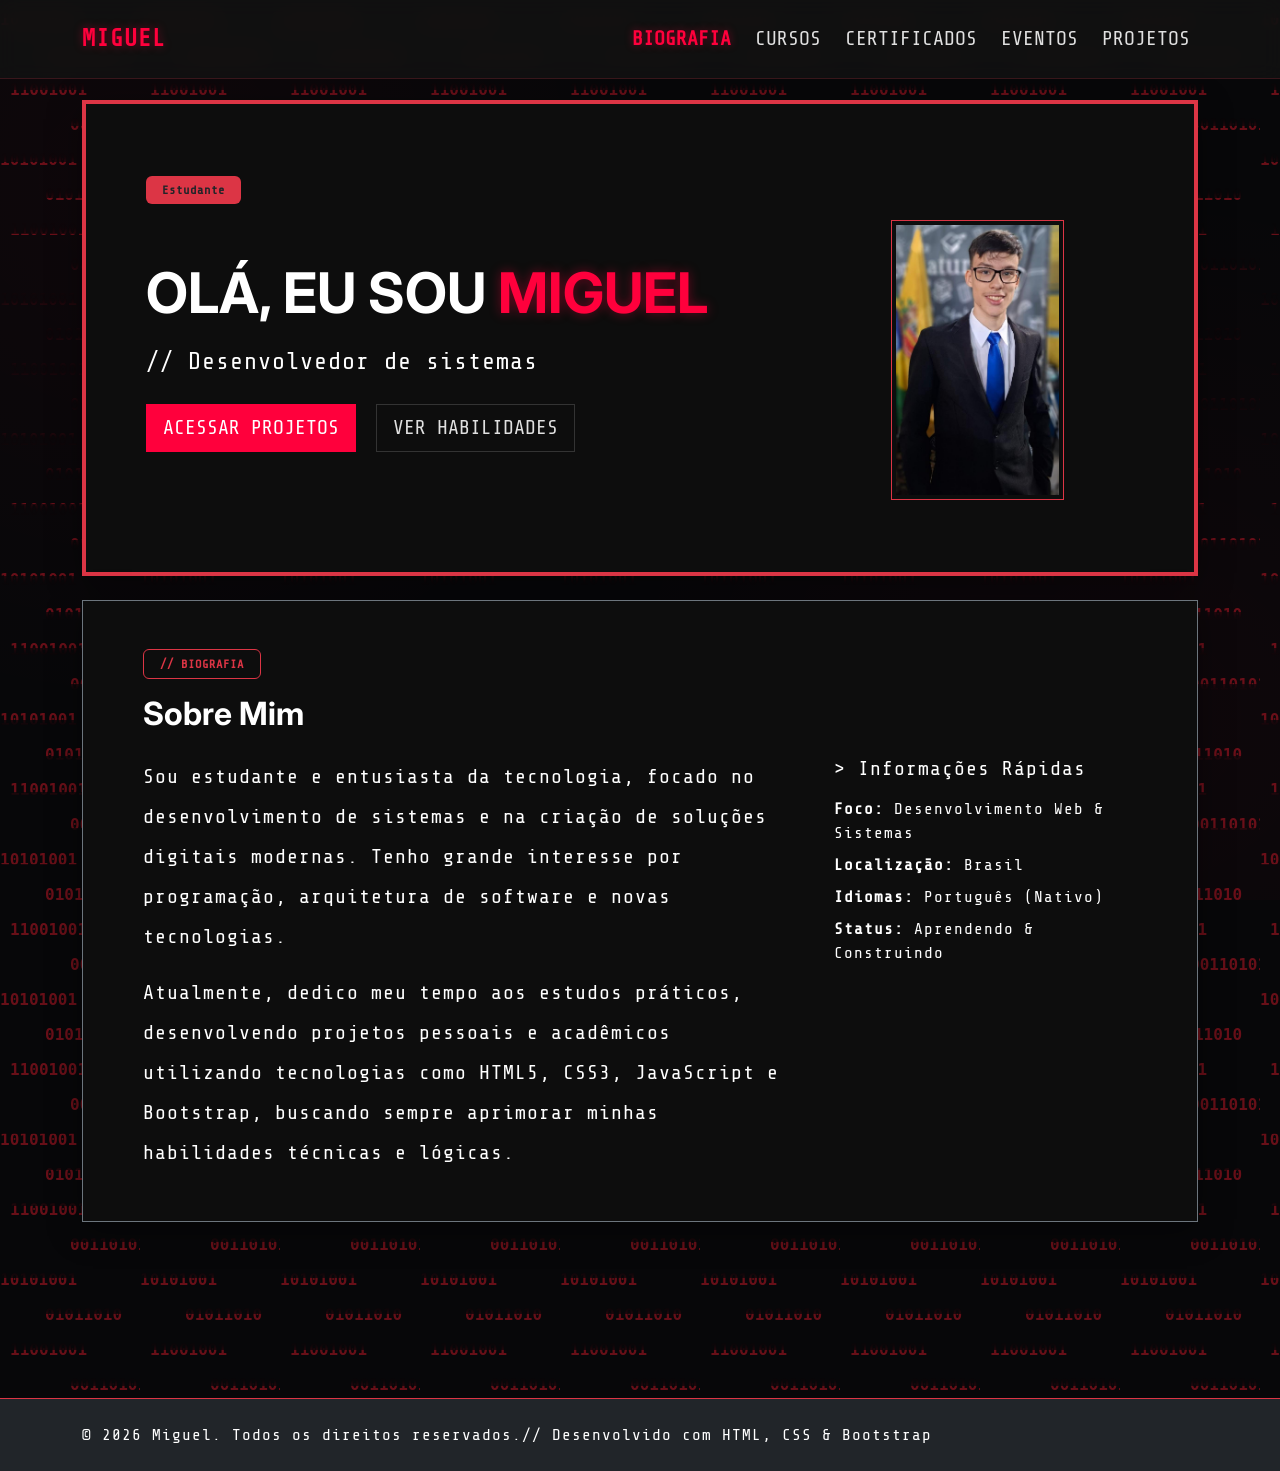
<file: index.html>
<!DOCTYPE html>
<html lang="pt-br" data-bs-theme="dark">
<head>
    <meta charset="UTF-8">
    <meta name="viewport" content="width=device-width, initial-scale=1.0">
    <title>Portfólio Miguel | Biografia</title>
    <link href="https://cdn.jsdelivr.net/npm/bootstrap@5.3.3/dist/css/bootstrap.min.css" rel="stylesheet" integrity="sha384-QWTKZyjpPEjISv5WaRU9OFeRpok6YctnYmDr5pNlyT2bRjXh0JMhjY6hW+ALEwIH" crossorigin="anonymous">
    <link rel="stylesheet" href="css/style.css">
</head>
<body>

    <div class="bg-code-overlay"></div>

    <nav class="navbar navbar-expand-lg fixed-top navbar-glass py-3">
        <div class="container">
            <a class="navbar-brand fw-bold font-mono text-white fs-4" href="index.html">MIGUEL <span class="text-danger"></span></a>
            <button class="navbar-toggler border-danger shadow-none" type="button" data-bs-toggle="collapse" data-bs-target="#navbarNav" aria-controls="navbarNav" aria-expanded="false" aria-label="Toggle navigation">
                <span class="navbar-toggler-icon"></span>
            </button>
            <div class="collapse navbar-collapse justify-content-end" id="navbarNav">
                <ul class="navbar-nav align-lg-items-center gap-2">
                    <li class="nav-item">
                        <a class="nav-link active text-danger fw-semibold fs-5" href="index.html">Biografia</a>
                    </li>
                    <li class="nav-item">
                        <a class="nav-link text-white fs-5" href="cursos.html">Cursos</a>
                    </li>
                    <li class="nav-item">
                        <a class="nav-link text-white fs-5" href="certificados.html">Certificados</a>
                    </li>
                    <li class="nav-item">
                        <a class="nav-link text-white fs-5" href="Eventos.html">Eventos</a>
                    </li>
                    <li class="nav-item">
                        <a class="nav-link text-white fs-5" href="projetos.html">Projetos</a>
                    </li>
                </ul>
            </div>
        </div>
    </nav>

    <main class="container my-hero mb-5">
     
        <div class="p-5 mb-4 tech-card rounded-0 border-start border-4 border-danger">
            <div class="container-fluid py-4">
                <span class="badge bg-danger text-dark font-mono mb-3 px-3 py-2">Estudante</span>
                
                <div class="row align-items-center">
                    <div class="col-lg-8">
                        <h1 class="display-4 fw-bold text-white glitch-title">OLÁ, EU SOU <span class="text-red">MIGUEL</span></h1>
                        <p class="fs-4 text-white font-mono mt-3">
                            // Desenvolvedor de sistemas <br>
                        </p>
                        <div class="mt-4">
                            <a href="projetos.html" class="btn btn-tech-danger btn-lg rounded-0 me-3 mb-2">Acessar Projetos</a>
                            <a href="cursos.html" class="btn btn-outline-tech btn-lg rounded-0 mb-2">Ver Habilidades</a>
                        </div>
                    </div>

                    <div class="col-lg-4 text-center mt-4 mt-lg-0">
                        <img src="imagens/EU.jpeg" alt="Foto de Miguel" class="img-fluid border border-danger p-1 rounded-0" style="max-height: 280px; object-fit: cover;">
                    </div>
                </div>
            </div>
        </div>

        <section class="p-4 p-md-5 mb-5 tech-card rounded-0 border border-secondary">
            <div class="container-fluid">
                <span class="badge bg-outline-danger border border-danger text-danger font-mono mb-3 px-3 py-2">// BIOGRAFIA</span>
                <h2 class="text-white fw-bold mb-4">Sobre Mim</h2>
                
                <div class="row">
                    <div class="col-lg-8">
                        <p class="text-white font-mono fs-5 lh-lg">
                            Sou estudante e entusiasta da tecnologia, focado no desenvolvimento de sistemas e na criação de soluções digitais modernas. Tenho grande interesse por programação, arquitetura de software e novas tecnologias.
                        </p>
                        <p class="text-white font-mono fs-5 lh-lg mb-0">
                            Atualmente, dedico meu tempo aos estudos práticos, desenvolvendo projetos pessoais e acadêmicos utilizando tecnologias como HTML5, CSS3, JavaScript e Bootstrap, buscando sempre aprimorar minhas habilidades técnicas e lógicas.
                        </p>
                    </div>

                    <div class="col-lg-4 mt-4 mt-lg-0 border-start-lg border-secondary ps-lg-4">
                        <h5 class="text-white font-mono mb-3 fs-5">&gt; Informações Rápidas</h5>
                        <ul class="list-unstyled text-white font-mono">
                            <li class="mb-2"><strong class="text-white">Foco:</strong> Desenvolvimento Web & Sistemas</li>
                            <li class="mb-2"><strong class="text-white">Localização:</strong> Brasil</li>
                            <li class="mb-2"><strong class="text-white">Idiomas:</strong> Português (Nativo)</li>
                            <li class="mb-2"><strong class="text-white">Status:</strong> Aprendendo & Construindo</li>
                        </ul>
                    </div>
                </div>
            </div>
        </section>
    </main>

    <footer class="border-top border-danger py-4 bg-dark">
        <div class="container text-center text-md-between d-md-flex align-items-center">
            <p class="text-white font-mono mb-2 mb-md-0">
                &copy; 2026 Miguel. Todos os direitos reservados.
            </p>
            <p class="text-white font-mono mb-0">
                // Desenvolvido com HTML, CSS & Bootstrap
            </p>
        </div>
    </footer>

    <script src="https://cdn.jsdelivr.net/npm/bootstrap@5.3.3/dist/js/bootstrap.bundle.min.js" integrity="sha384-YvpcrYf0tY3lHB60NNkmXc5s9fDVZLESaAA55NDzOxhy9GkcIdslK1eN7N6jIeHz" crossorigin="anonymous"></script>
</body>
</html>
</file>
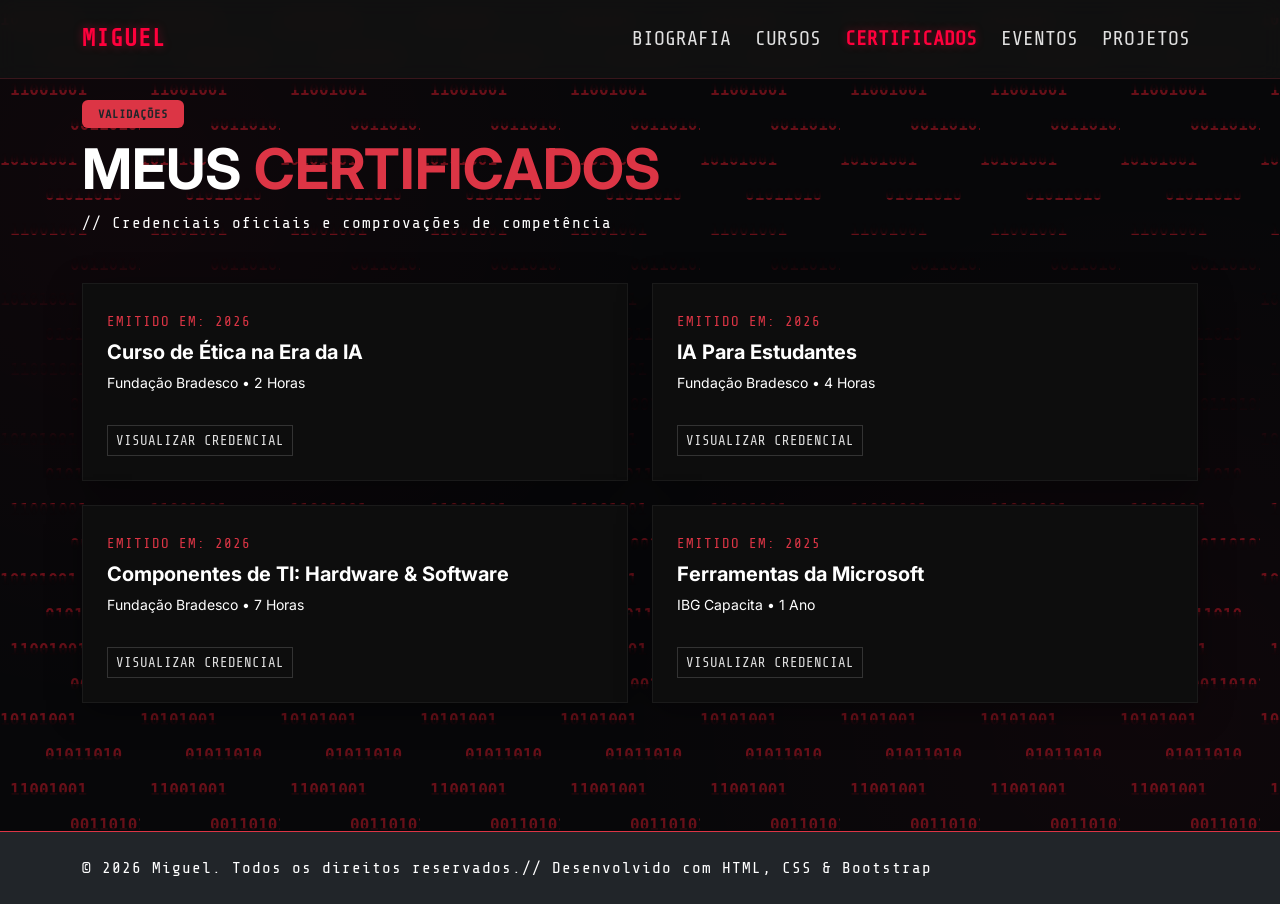
<file: certificados.html>
<!DOCTYPE html>
<html lang="pt-br" data-bs-theme="dark">
<head>
    <meta charset="UTF-8">
    <meta name="viewport" content="width=device-width, initial-scale=1.0">
    <title>Portfólio Miguel | Certificados</title>
    <link href="https://cdn.jsdelivr.net/npm/bootstrap@5.3.3/dist/css/bootstrap.min.css" rel="stylesheet" integrity="sha384-QWTKZyjpPEjISv5WaRU9OFeRpok6YctnYmDr5pNlyT2bRjXh0JMhjY6hW+ALEwIH" crossorigin="anonymous">
    <link rel="stylesheet" href="css/style.css">
</head>
<body class="d-flex flex-column min-vh-100">

    <div class="bg-code-overlay"></div>

    <nav class="navbar navbar-expand-lg fixed-top navbar-glass py-3">
        <div class="container">
            <a class="navbar-brand fw-bold font-mono text-white fs-4" href="index.html">MIGUEL <span class="text-danger"></span></a>
            <button class="navbar-toggler border-danger shadow-none" type="button" data-bs-toggle="collapse" data-bs-target="#navbarNav" aria-controls="navbarNav" aria-expanded="false" aria-label="Toggle navigation">
                <span class="navbar-toggler-icon"></span>
            </button>
            <div class="collapse navbar-collapse justify-content-end" id="navbarNav">
                <ul class="navbar-nav align-lg-items-center gap-2">
                    <li class="nav-item">
                        <a class="nav-link text-white fs-5" href="index.html">Biografia</a>
                    </li>
                    <li class="nav-item">
                        <a class="nav-link text-white fs-5" href="cursos.html">Cursos</a>
                    </li>
                    <li class="nav-item">
                        <a class="nav-link active text-danger fw-semibold fs-5" href="certificados.html">Certificados</a>
                    </li>
                    <li class="nav-item">
                        <a class="nav-link text-white fs-5" href="Eventos.html">Eventos</a>
                    </li>
                    <li class="nav-item">
                        <a class="nav-link text-white fs-5" href="projetos.html">Projetos</a>
                    </li>
                </ul>
            </div>
        </div>
    </nav>

    <main class="container my-hero mb-5 flex-grow-1" style="padding-top: 100px;">
        <div class="mb-4">
            <span class="badge bg-danger text-dark font-mono mb-2 px-3 py-2">VALIDAÇÕES</span>
            <h1 class="display-4 fw-bold text-white">MEUS <span class="text-danger">CERTIFICADOS</span></h1>
            <p class="text-white font-mono">// Credenciais oficiais e comprovações de competência</p>
        </div>

        <div class="row g-4 mt-3">
            
            <div class="col-md-6">
                <div class="tech-card p-4 h-100 d-flex flex-column justify-content-between">
                    <div>
                        <span class="text-danger font-mono small">EMITIDO EM: 2026</span>
                        <h3 class="h5 fw-bold text-white mt-2">Curso de Ética na Era da IA</h3>
                        <p class="text-white small">Fundação Bradesco • 2 Horas</p>
                    </div>
                    <div class="mt-3">
                        <a href="imagens/Certificado do curso de ética na era da IA.png" class="btn btn-outline-tech btn-sm rounded-0">Visualizar Credencial</a>
                    </div>
                </div>
            </div>

            <div class="col-md-6">
                <div class="tech-card p-4 h-100 d-flex flex-column justify-content-between">
                    <div>
                        <span class="text-danger font-mono small">EMITIDO EM: 2026</span>
                        <h3 class="h5 fw-bold text-white mt-2">IA Para Estudantes</h3>
                        <p class="text-white small">Fundação Bradesco • 4 Horas</p>
                    </div>
                    <div class="mt-3">
                        <a href="imagens/Certificado do curso de IA para estudantes.png" class="btn btn-outline-tech btn-sm rounded-0">Visualizar Credencial</a>
                    </div>
                </div>
            </div>

            <div class="col-md-6">
                <div class="tech-card p-4 h-100 d-flex flex-column justify-content-between">
                    <div>
                        <span class="text-danger font-mono small">EMITIDO EM: 2026</span>
                        <h3 class="h5 fw-bold text-white mt-2">Componentes de TI: Hardware & Software</h3>
                        <p class="text-white small">Fundação Bradesco • 7 Horas</p>
                    </div>
                    <div class="mt-3">
                        <a href="imagens/Certificado do curso de fundamentos de TI.png" class="btn btn-outline-tech btn-sm rounded-0">Visualizar Credencial</a>
                    </div>
                </div>
            </div>

            <div class="col-md-6">
                <div class="tech-card p-4 h-100 d-flex flex-column justify-content-between">
                    <div>
                        <span class="text-danger font-mono small">EMITIDO EM: 2025</span>
                        <h3 class="h5 fw-bold text-white mt-2">Ferramentas da Microsoft</h3>
                        <p class="text-white small">IBG Capacita • 1 Ano</p>
                    </div>
                    <div class="mt-3">
                        <a href="imagens/Certificado- IBG Capacita.jpeg" class="btn btn-outline-tech btn-sm rounded-0">Visualizar Credencial</a>
                    </div>
                </div>
            </div>

        </div>
    </main>

    <footer class="border-top border-danger py-4 bg-dark mt-auto">
        <div class="container text-center text-md-between d-md-flex align-items-center">
            <p class="text-white font-mono mb-2 mb-md-0">
                &copy; 2026 Miguel. Todos os direitos reservados.
            </p>
            <p class="text-white font-mono mb-0">
                // Desenvolvido com HTML, CSS & Bootstrap
            </p>
        </div>
    </footer>

    <script src="https://cdn.jsdelivr.net/npm/bootstrap@5.3.3/dist/js/bootstrap.bundle.min.js" integrity="sha384-YvpcrYf0tY3lHB60NNkmXc5s9fDVZLESaAA55NDzOxhy9GkcIdslK1eN7N6jIeHz" crossorigin="anonymous"></script>
</body>
</html>
</file>
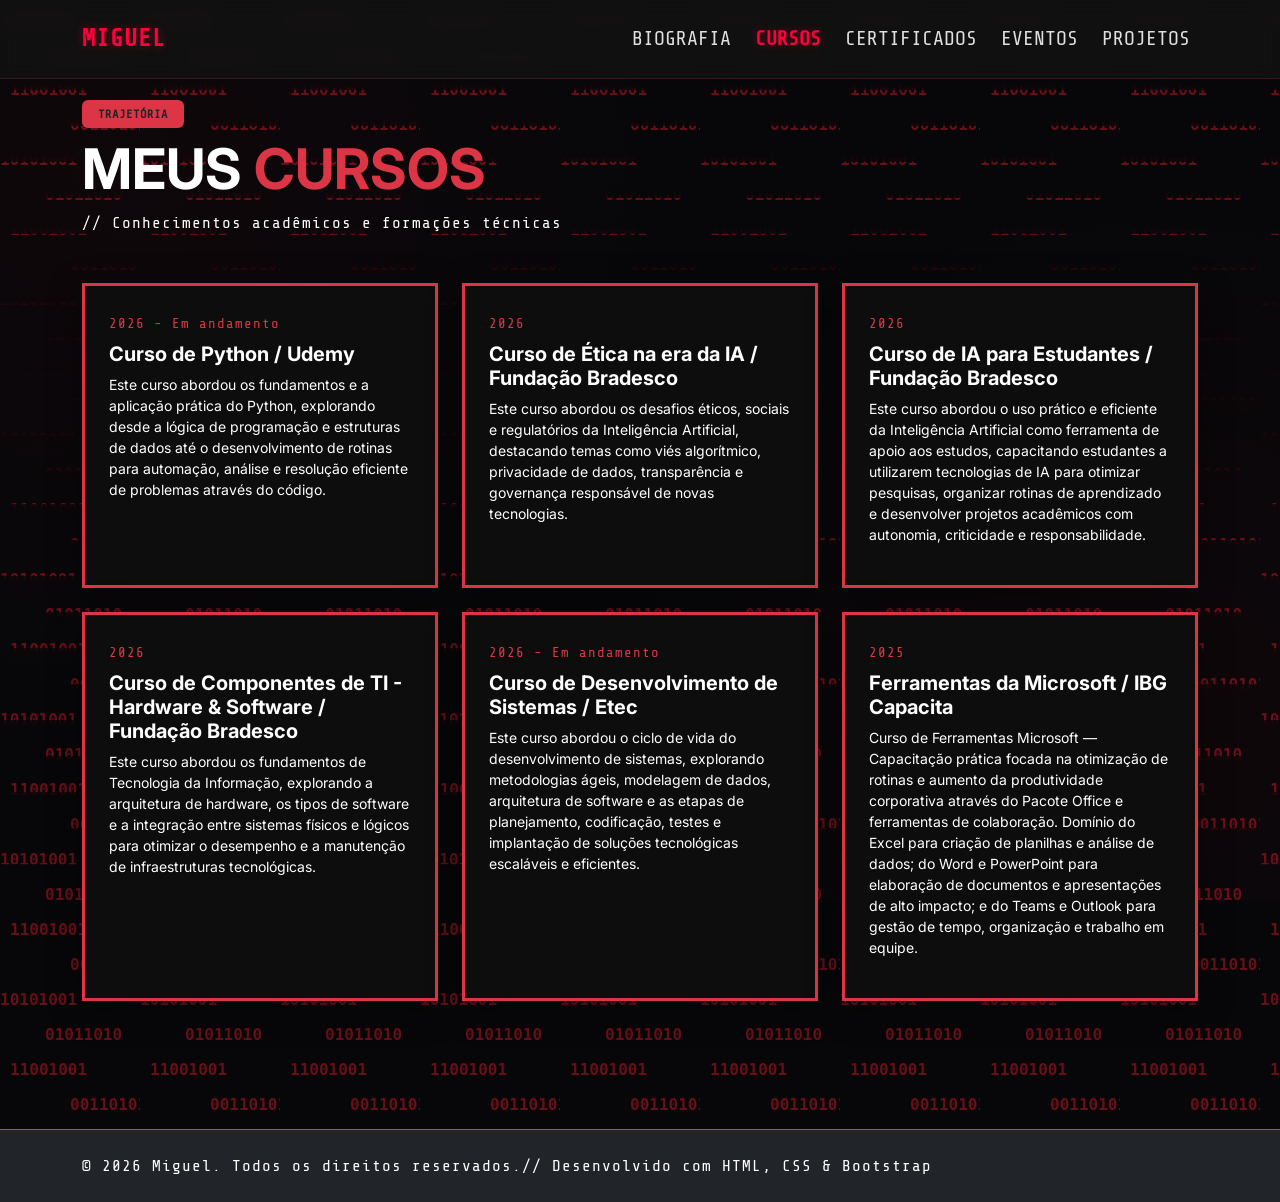
<file: cursos.html>
<!DOCTYPE html>
<html lang="pt-br" data-bs-theme="dark">
<head>
    <meta charset="UTF-8">
    <meta name="viewport" content="width=device-width, initial-scale=1.0">
    <title>Portfólio Miguel | Cursos</title>
    <link href="https://cdn.jsdelivr.net/npm/bootstrap@5.3.3/dist/css/bootstrap.min.css" rel="stylesheet" integrity="sha384-QWTKZyjpPEjISv5WaRU9OFeRpok6YctnYmDr5pNlyT2bRjXh0JMhjY6hW+ALEwIH" crossorigin="anonymous">
    <link rel="stylesheet" href="css/style.css">
</head>
<body>

    <div class="bg-code-overlay"></div>

    <nav class="navbar navbar-expand-lg fixed-top navbar-glass py-3">
        <div class="container">
            <a class="navbar-brand fw-bold font-mono text-white fs-4" href="index.html">MIGUEL <span class="text-danger"></span></a>
            <button class="navbar-toggler border-danger shadow-none" type="button" data-bs-toggle="collapse" data-bs-target="#navbarNav" aria-controls="navbarNav" aria-expanded="false" aria-label="Toggle navigation">
                <span class="navbar-toggler-icon"></span>
            </button>
            <div class="collapse navbar-collapse justify-content-end" id="navbarNav">
                <ul class="navbar-nav align-lg-items-center gap-2">
                    <li class="nav-item">
                        <a class="nav-link text-white fs-5" href="index.html">Biografia</a>
                    </li>
                    <li class="nav-item">
                        <a class="nav-link active text-danger fw-semibold fs-5" href="cursos.html">Cursos</a>
                    </li>
                    <li class="nav-item">
                        <a class="nav-link text-white fs-5" href="certificados.html">Certificados</a>
                    </li>
                    <li class="nav-item">
                        <a class="nav-link text-white fs-5" href="Eventos.html">Eventos</a>
                    </li>
                    <li class="nav-item">
                        <a class="nav-link text-white fs-5" href="projetos.html">Projetos</a>
                    </li>
                </ul>
            </div>
        </div>
    </nav>

    <main class="container my-hero mb-5" style="padding-top: 100px;">
        <div class="mb-4">
            <span class="badge bg-danger text-dark font-mono mb-2 px-3 py-2">TRAJETÓRIA</span>
            <h1 class="display-4 fw-bold text-white">MEUS <span class="text-danger">CURSOS</span></h1>
            <p class="text-white font-mono">// Conhecimentos acadêmicos e formações técnicas</p>
        </div>

        <div class="row g-4 mt-3">
            <div class="col-md-4">
                <div class="tech-card p-4 h-100 border-start border-3 border-danger">
                    <span class="text-danger font-mono small">2026 - Em andamento</span>
                    <h3 class="h5 fw-bold text-white mt-2">Curso de Python / Udemy</h3>
                    <p class="text-white small mt-2">Este curso abordou os fundamentos e a aplicação prática do Python, explorando desde a lógica de programação e estruturas de dados até o desenvolvimento de rotinas para automação, análise e resolução eficiente de problemas através do código.</p>
                </div>
            </div>

            <div class="col-md-4">
                <div class="tech-card p-4 h-100 border-start border-3 border-danger">
                    <span class="text-danger font-mono small">2026</span>
                    <h3 class="h5 fw-bold text-white mt-2">Curso de Ética na era da IA / Fundação Bradesco</h3>
                    <p class="text-white small mt-2">Este curso abordou os desafios éticos, sociais e regulatórios da Inteligência Artificial, destacando temas como viés algorítmico, privacidade de dados, transparência e governança responsável de novas tecnologias.</p>
                </div>
            </div>

            <div class="col-md-4">
                <div class="tech-card p-4 h-100 border-start border-3 border-danger">
                    <span class="text-danger font-mono small">2026</span>
                    <h3 class="h5 fw-bold text-white mt-2">Curso de IA para Estudantes / Fundação Bradesco</h3>
                    <p class="text-white small mt-2">Este curso abordou o uso prático e eficiente da Inteligência Artificial como ferramenta de apoio aos estudos, capacitando estudantes a utilizarem tecnologias de IA para otimizar pesquisas, organizar rotinas de aprendizado e desenvolver projetos acadêmicos com autonomia, criticidade e responsabilidade.</p>
                </div>
            </div>

            <div class="col-md-4">
                <div class="tech-card p-4 h-100 border-start border-3 border-danger">
                    <span class="text-danger font-mono small">2026</span>
                    <h3 class="h5 fw-bold text-white mt-2">Curso de Componentes de TI - Hardware & Software / Fundação Bradesco</h3>
                    <p class="text-white small mt-2">Este curso abordou os fundamentos de Tecnologia da Informação, explorando a arquitetura de hardware, os tipos de software e a integração entre sistemas físicos e lógicos para otimizar o desempenho e a manutenção de infraestruturas tecnológicas.</p>
                </div>
            </div>

            <div class="col-md-4">
                <div class="tech-card p-4 h-100 border-start border-3 border-danger">
                    <span class="text-danger font-mono small">2026 - Em andamento</span>
                    <h3 class="h5 fw-bold text-white mt-2">Curso de Desenvolvimento de Sistemas / Etec</h3>
                    <p class="text-white small mt-2">Este curso abordou o ciclo de vida do desenvolvimento de sistemas, explorando metodologias ágeis, modelagem de dados, arquitetura de software e as etapas de planejamento, codificação, testes e implantação de soluções tecnológicas escaláveis e eficientes.</p>
                </div>
            </div>

            <div class="col-md-4">
                <div class="tech-card p-4 h-100 border-start border-3 border-danger">
                    <span class="text-danger font-mono small">2025 </span>
                    <h3 class="h5 fw-bold text-white mt-2"> Ferramentas da Microsoft / IBG Capacita</h3>
                    <p class="text-white small mt-2">Curso de Ferramentas Microsoft — Capacitação prática focada na otimização de rotinas e aumento da produtividade corporativa através do Pacote Office e ferramentas de colaboração. Domínio do Excel para criação de planilhas e análise de dados; do Word e PowerPoint para elaboração de documentos e apresentações de alto impacto; e do Teams e Outlook para gestão de tempo, organização e trabalho em equipe.</p>
                </div>
            </div>

        </div>
    </main>

    <footer class="border-top border-danger py-4 bg-dark">
        <div class="container text-center text-md-between d-md-flex align-items-center">
            <p class="text-white font-mono mb-2 mb-md-0">
                &copy; 2026 Miguel. Todos os direitos reservados.
            </p>
            <p class="text-white font-mono mb-0">
                // Desenvolvido com HTML, CSS & Bootstrap
            </p>
        </div>
    </footer>

    <script src="https://cdn.jsdelivr.net/npm/bootstrap@5.3.3/dist/js/bootstrap.bundle.min.js" integrity="sha384-YvpcrYf0tY3lHB60NNkmXc5s9fDVZLESaAA55NDzOxhy9GkcIdslK1eN7N6jIeHz" crossorigin="anonymous"></script>
</body>
</html>
</file>
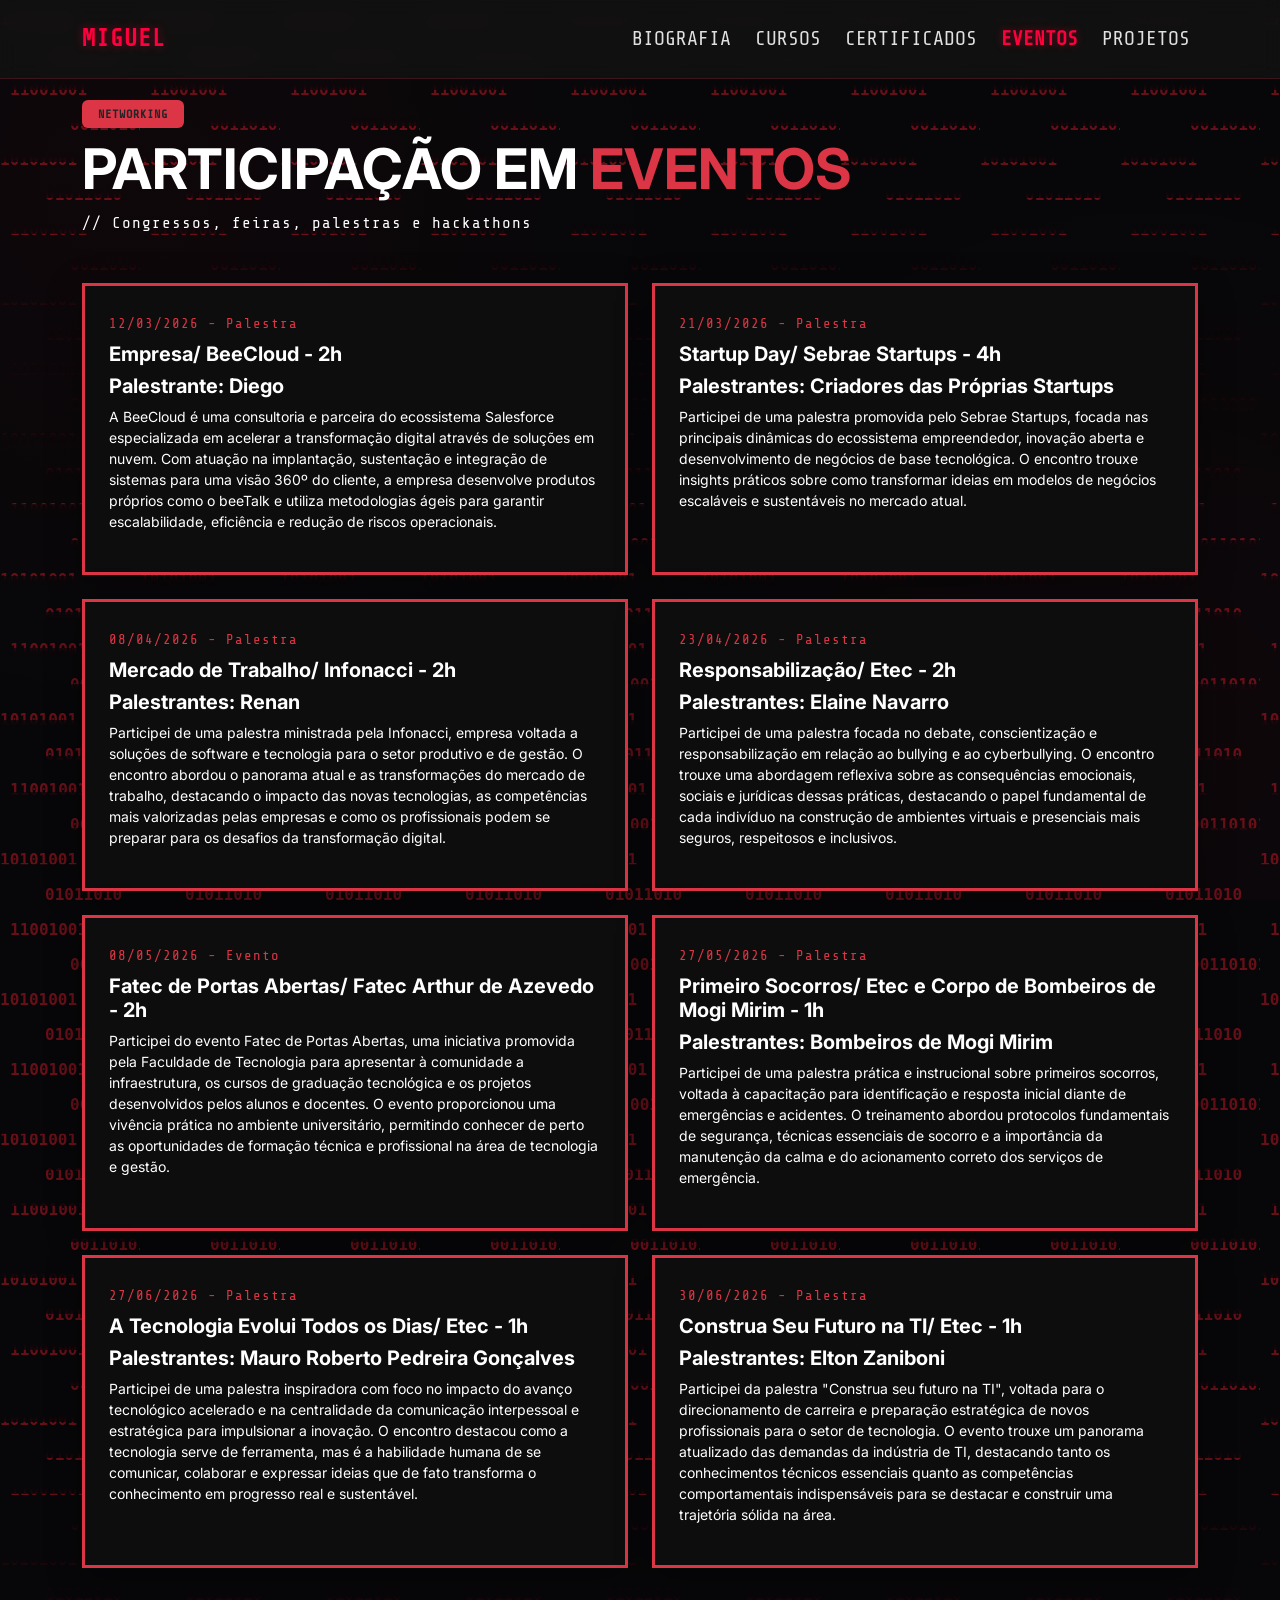
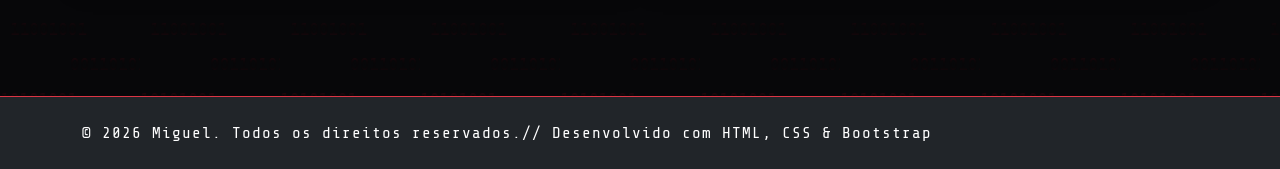
<file: Eventos.html>
<!DOCTYPE html>
<html lang="pt-br" data-bs-theme="dark">
<head>
    <meta charset="UTF-8">
    <meta name="viewport" content="width=device-width, initial-scale=1.0">
    <title>Portfólio Miguel | Eventos</title>
    <link href="https://cdn.jsdelivr.net/npm/bootstrap@5.3.3/dist/css/bootstrap.min.css" rel="stylesheet" integrity="sha384-QWTKZyjpPEjISv5WaRU9OFeRpok6YctnYmDr5pNlyT2bRjXh0JMhjY6hW+ALEwIH" crossorigin="anonymous">
    <link rel="stylesheet" href="css/style.css">
</head>
<body>

    <div class="bg-code-overlay"></div>

    <nav class="navbar navbar-expand-lg fixed-top navbar-glass py-3">
        <div class="container">
            <a class="navbar-brand fw-bold font-mono text-white fs-4" href="index.html">MIGUEL <span class="text-danger"></span></a>
            <button class="navbar-toggler border-danger shadow-none" type="button" data-bs-toggle="collapse" data-bs-target="#navbarNav" aria-controls="navbarNav" aria-expanded="false" aria-label="Toggle navigation">
                <span class="navbar-toggler-icon"></span>
            </button>
            <div class="collapse navbar-collapse justify-content-end" id="navbarNav">
                <ul class="navbar-nav align-lg-items-center gap-2">
                    <li class="nav-item">
                        <a class="nav-link text-white fs-5" href="index.html">Biografia</a>
                    </li>
                    <li class="nav-item">
                        <a class="nav-link text-white fs-5" href="cursos.html">Cursos</a>
                    </li>
                    <li class="nav-item">
                        <a class="nav-link text-white fs-5" href="certificados.html">Certificados</a>
                    </li>
                    <li class="nav-item">
                        <a class="nav-link active text-danger fw-semibold fs-5" href="Eventos.html">Eventos</a>
                    </li>
                    <li class="nav-item">
                        <a class="nav-link text-white fs-5" href="projetos.html">Projetos</a>
                    </li>
                </ul>
            </div>
        </div>
    </nav>

    <main class="container my-hero mb-5" style="padding-top: 100px;">
        <div class="mb-4">
            <span class="badge bg-danger text-dark font-mono mb-2 px-3 py-2">NETWORKING</span>
            <h1 class="display-4 fw-bold text-white">PARTICIPAÇÃO EM <span class="text-danger">EVENTOS</span></h1>
            <p class="text-white font-mono">// Congressos, feiras, palestras e hackathons</p>
        </div>

        <div class="row g-4 mt-3">
            <div class="col-md-6">
                <div class="tech-card p-4 h-100 border-start border-3 border-danger">
                    <span class="text-danger font-mono small">12/03/2026 - Palestra</span>
                    <h3 class="h5 fw-bold text-white mt-2">Empresa/ BeeCloud - 2h</h3>
                    <h4 class="h5 fw-bold text-white mt-2">Palestrante: Diego</h4>
                    <p class="text-white small mt-2">A BeeCloud é uma consultoria e parceira do ecossistema Salesforce especializada em acelerar a transformação digital através de soluções em nuvem. Com atuação na implantação, sustentação e integração de sistemas para uma visão 360º do cliente, a empresa desenvolve produtos próprios como o beeTalk e utiliza metodologias ágeis para garantir escalabilidade, eficiência e redução de riscos operacionais.</p>
                </div>
            </div>

            <div class="col-md-6">
                <div class="tech-card p-4 h-100 border-start border-3 border-danger">
                    <span class="text-danger font-mono small">21/03/2026 - Palestra</span>
                    <h3 class="h5 fw-bold text-white mt-2">Startup Day/ Sebrae Startups - 4h</h3>
                    <h4 class="h5 fw-bold text-white mt-2">Palestrantes: Criadores das Próprias Startups</h4>
                    <p class="text-white small mt-2">Participei de uma palestra promovida pelo Sebrae Startups, focada nas principais dinâmicas do ecossistema empreendedor, inovação aberta e desenvolvimento de negócios de base tecnológica. O encontro trouxe insights práticos sobre como transformar ideias em modelos de negócios escaláveis e sustentáveis no mercado atual.</p>
                </div>
            </div>

            <div class="col-md-6">
                <div class="tech-card p-4 h-100 border-start border-3 border-danger">
                    <span class="text-danger font-mono small">08/04/2026 - Palestra</span>
                    <h3 class="h5 fw-bold text-white mt-2">Mercado de Trabalho/ Infonacci - 2h</h3>
                    <h4 class="h5 fw-bold text-white mt-2">Palestrantes: Renan</h4>
                    <p class="text-white small mt-2">Participei de uma palestra ministrada pela Infonacci, empresa voltada a soluções de software e tecnologia para o setor produtivo e de gestão. O encontro abordou o panorama atual e as transformações do mercado de trabalho, destacando o impacto das novas tecnologias, as competências mais valorizadas pelas empresas e como os profissionais podem se preparar para os desafios da transformação digital.</p>
                </div>
            </div>

            <div class="col-md-6">
                <div class="tech-card p-4 h-100 border-start border-3 border-danger">
                    <span class="text-danger font-mono small">23/04/2026 - Palestra</span>
                    <h3 class="h5 fw-bold text-white mt-2">Responsabilização/ Etec - 2h</h3>
                    <h4 class="h5 fw-bold text-white mt-2">Palestrantes: Elaine Navarro</h4>
                    <p class="text-white small mt-2">Participei de uma palestra focada no debate, conscientização e responsabilização em relação ao bullying e ao cyberbullying. O encontro trouxe uma abordagem reflexiva sobre as consequências emocionais, sociais e jurídicas dessas práticas, destacando o papel fundamental de cada indivíduo na construção de ambientes virtuais e presenciais mais seguros, respeitosos e inclusivos.</p>
                </div>
            </div>

            <div class="col-md-6">
                <div class="tech-card p-4 h-100 border-start border-3 border-danger">
                    <span class="text-danger font-mono small">08/05/2026 - Evento </span>
                    <h3 class="h5 fw-bold text-white mt-2">Fatec de Portas Abertas/ Fatec Arthur de Azevedo - 2h</h3>
                    <h4 class="h5 fw-bold text-white mt-2"></h4>
                    <p class="text-white small mt-2">Participei do evento Fatec de Portas Abertas, uma iniciativa promovida pela Faculdade de Tecnologia para apresentar à comunidade a infraestrutura, os cursos de graduação tecnológica e os projetos desenvolvidos pelos alunos e docentes. O evento proporcionou uma vivência prática no ambiente universitário, permitindo conhecer de perto as oportunidades de formação técnica e profissional na área de tecnologia e gestão.</p>
                </div>
            </div>

            <div class="col-md-6">
                <div class="tech-card p-4 h-100 border-start border-3 border-danger">
                    <span class="text-danger font-mono small">27/05/2026 - Palestra</span>
                    <h3 class="h5 fw-bold text-white mt-2">Primeiro Socorros/ Etec e Corpo de Bombeiros de Mogi Mirim - 1h</h3>
                    <h4 class="h5 fw-bold text-white mt-2">Palestrantes: Bombeiros de Mogi Mirim</h4>
                    <p class="text-white small mt-2">Participei de uma palestra prática e instrucional sobre primeiros socorros, voltada à capacitação para identificação e resposta inicial diante de emergências e acidentes. O treinamento abordou protocolos fundamentais de segurança, técnicas essenciais de socorro e a importância da manutenção da calma e do acionamento correto dos serviços de emergência.</p>
                </div>
            </div>

            <div class="col-md-6">
                <div class="tech-card p-4 h-100 border-start border-3 border-danger">
                    <span class="text-danger font-mono small">27/06/2026 - Palestra</span>
                    <h3 class="h5 fw-bold text-white mt-2">A Tecnologia Evolui Todos os Dias/ Etec - 1h</h3>
                    <h4 class="h5 fw-bold text-white mt-2">Palestrantes: Mauro Roberto Pedreira Gonçalves</h4>
                    <p class="text-white small mt-2">Participei de uma palestra inspiradora com foco no impacto do avanço tecnológico acelerado e na centralidade da comunicação interpessoal e estratégica para impulsionar a inovação. O encontro destacou como a tecnologia serve de ferramenta, mas é a habilidade humana de se comunicar, colaborar e expressar ideias que de fato transforma o conhecimento em progresso real e sustentável.</p>
                </div>
            </div>

            <div class="col-md-6">
                <div class="tech-card p-4 h-100 border-start border-3 border-danger">
                    <span class="text-danger font-mono small">30/06/2026 - Palestra</span>
                    <h3 class="h5 fw-bold text-white mt-2">Construa Seu Futuro na TI/ Etec - 1h</h3>
                    <h4 class="h5 fw-bold text-white mt-2">Palestrantes: Elton Zaniboni</h4>
                    <p class="text-white small mt-2">Participei da palestra "Construa seu futuro na TI", voltada para o direcionamento de carreira e preparação estratégica de novos profissionais para o setor de tecnologia. O evento trouxe um panorama atualizado das demandas da indústria de TI, destacando tanto os conhecimentos técnicos essenciais quanto as competências comportamentais indispensáveis para se destacar e construir uma trajetória sólida na área.</p>
                </div>
            </div>
        </div>
    </main>

    <footer class="border-top border-danger py-4 bg-dark">
        <div class="container text-center text-md-between d-md-flex align-items-center">
            <p class="text-white font-mono mb-2 mb-md-0">
                &copy; 2026 Miguel. Todos os direitos reservados.
            </p>
            <p class="text-white font-mono mb-0">
                // Desenvolvido com HTML, CSS & Bootstrap
            </p>
        </div>
    </footer>

    <script src="https://cdn.jsdelivr.net/npm/bootstrap@5.3.3/dist/js/bootstrap.bundle.min.js" integrity="sha384-YvpcrYf0tY3lHB60NNkmXc5s9fDVZLESaAA55NDzOxhy9GkcIdslK1eN7N6jIeHz" crossorigin="anonymous"></script>
</body>
</html>
</file>
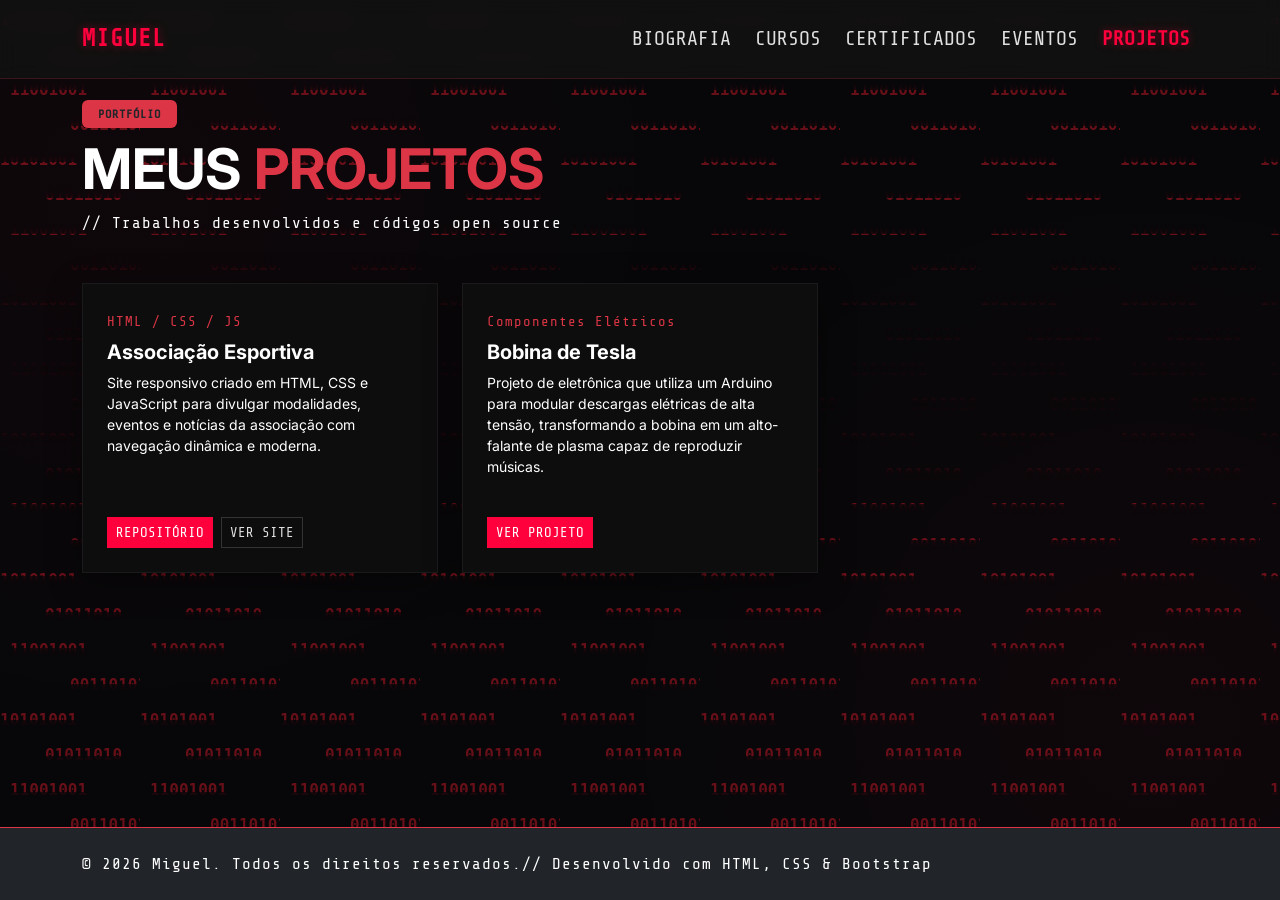
<file: projetos.html>
<!DOCTYPE html>
<html lang="pt-br" data-bs-theme="dark">
<head>
    <meta charset="UTF-8">
    <meta name="viewport" content="width=device-width, initial-scale=1.0">
    <title>Portfólio Miguel | Projetos</title>
    <link href="https://cdn.jsdelivr.net/npm/bootstrap@5.3.3/dist/css/bootstrap.min.css" rel="stylesheet" integrity="sha384-QWTKZyjpPEjISv5WaRU9OFeRpok6YctnYmDr5pNlyT2bRjXh0JMhjY6hW+ALEwIH" crossorigin="anonymous">
    <link rel="stylesheet" href="css/style.css">
</head>
<body class="d-flex flex-column min-vh-100">

    <div class="bg-code-overlay"></div>

    <nav class="navbar navbar-expand-lg fixed-top navbar-glass py-3">
        <div class="container">
            <a class="navbar-brand fw-bold font-mono text-white fs-4" href="index.html">MIGUEL <span class="text-danger"></span></a>
            <button class="navbar-toggler border-danger shadow-none" type="button" data-bs-toggle="collapse" data-bs-target="#navbarNav" aria-controls="navbarNav" aria-expanded="false" aria-label="Toggle navigation">
                <span class="navbar-toggler-icon"></span>
            </button>
            <div class="collapse navbar-collapse justify-content-end" id="navbarNav">
                <ul class="navbar-nav align-lg-items-center gap-2">
                    <li class="nav-item">
                        <a class="nav-link text-white fs-5" href="index.html">Biografia</a>
                    </li>
                    <li class="nav-item">
                        <a class="nav-link text-white fs-5" href="cursos.html">Cursos</a>
                    </li>
                    <li class="nav-item">
                        <a class="nav-link text-white fs-5" href="certificados.html">Certificados</a>
                    </li>
                    <li class="nav-item">
                        <a class="nav-link text-white fs-5" href="Eventos.html">Eventos</a>
                    </li>
                    <li class="nav-item">
                        <a class="nav-link active text-danger fw-semibold fs-5" href="projetos.html">Projetos</a>
                    </li>
                </ul>
            </div>
        </div>
    </nav>

    <main class="container my-hero mb-5 flex-grow-1" style="padding-top: 100px;">
        <div class="mb-4">
            <span class="badge bg-danger text-dark font-mono mb-2 px-3 py-2">PORTFÓLIO</span>
            <h1 class="display-4 fw-bold text-white">MEUS <span class="text-danger">PROJETOS</span></h1>
            <p class="text-white font-mono">// Trabalhos desenvolvidos e códigos open source</p>
        </div>

        <div class="row g-4 mt-3">
            <div class="col-md-4">
                <div class="tech-card p-4 h-100 d-flex flex-column justify-content-between">
                    <div>
                        <span class="text-danger font-mono small">HTML / CSS / JS</span>
                        <h3 class="h5 fw-bold text-white mt-2">Associação Esportiva</h3>
                        <p class="text-white small mt-2">Site responsivo criado em HTML, CSS e JavaScript para divulgar modalidades, eventos e notícias da associação com navegação dinâmica e moderna.</p>
                    </div>
                    <div class="mt-4 d-flex gap-2 flex-wrap">
                        <a href="https://github.com/IsaacCostantin/Marvel-Esporte-Clube" class="btn btn-tech-danger btn-sm rounded-0">Repositório</a>
                        <a href="https://marvel-esporte-clube.vercel.app/" class="btn btn-outline-tech btn-sm rounded-0">Ver Site</a>
                    </div>
                </div>
            </div>

            <div class="col-md-4">
                <div class="tech-card p-4 h-100 d-flex flex-column justify-content-between">
                    <div>
                        <span class="text-danger font-mono small">Componentes Elétricos</span>
                        <h3 class="h5 fw-bold text-white mt-2">Bobina de Tesla</h3>
                        <p class="text-white small mt-2">Projeto de eletrônica que utiliza um Arduino para modular descargas elétricas de alta tensão, transformando a bobina em um alto-falante de plasma capaz de reproduzir músicas.</p>
                    </div>
                    <div class="mt-4">
                        <a href="Videos/Projeto-Bobina-de-Tesla.mp4" class="btn btn-tech-danger btn-sm rounded-0">Ver Projeto</a>
                    </div>
                </div>
            </div>

        </div>
    </main>

    <footer class="border-top border-danger py-4 bg-dark mt-auto">
        <div class="container text-center text-md-between d-md-flex align-items-center">
            <p class="text-white font-mono mb-2 mb-md-0">
                &copy; 2026 Miguel. Todos os direitos reservados.
            </p>
            <p class="text-white font-mono mb-0">
                // Desenvolvido com HTML, CSS & Bootstrap
            </p>
        </div>
    </footer>

    <script src="https://cdn.jsdelivr.net/npm/bootstrap@5.3.3/dist/js/bootstrap.bundle.min.js" integrity="sha384-YvpcrYf0tY3lHB60NNkmXc5s9fDVZLESaAA55NDzOxhy9GkcIdslK1eN7N6jIeHz" crossorigin="anonymous"></script>
</body>
</html>
</file>
<file: css/style.css>
@import url('https://fonts.googleapis.com/css2?family=Share+Tech+Mono&family=Inter:wght@300;400;600;700&display=swap');

:root {
    --bg-deep: #050505;
    --bg-card: #0d0d0d;
    --red-primary: #ff003c;
    --red-glow: rgba(255, 0, 60, 0.4);
    --text-main: #e0e0e0;
}

body {
    background-color: var(--bg-deep);
    color: var(--text-main);
    font-family: 'Inter', sans-serif;
    background-image: 
        radial-gradient(circle at 10% 20%, rgba(255, 0, 60, 0.03) 0%, transparent 40%),
        radial-gradient(circle at 90% 80%, rgba(255, 0, 60, 0.03) 0%, transparent 40%);
    background-attachment: fixed;
}

.font-mono {
    font-family: 'Share Tech Mono', monospace;
    letter-spacing: 1px;
}

.navbar {
    background-color: rgba(5, 5, 5, 0.85) !important;
    backdrop-filter: blur(10px);
    border-bottom: 1px solid rgba(255, 0, 60, 0.2);
}

.navbar-brand {
    color: var(--red-primary) !important;
    text-shadow: 0 0 10px var(--red-glow);
    font-size: 1.4rem;
}

.nav-link {
    color: var(--text-main) !important;
    font-family: 'Share Tech Mono', monospace;
    text-transform: uppercase;
    font-size: 0.95rem;
    transition: all 0.3s ease;
    position: relative;
}

.nav-link:hover, .nav-link.active {
    color: var(--red-primary) !important;
    text-shadow: 0 0 8px var(--red-glow);
}

.my-hero {
    padding-top: 100px;
}

.tech-card {
    background-color: var(--bg-card);
    border: 1px solid #1a1a1a;
    box-shadow: 0 8px 32px 0 rgba(0, 0, 0, 0.37);
    transition: transform 0.3s ease, border-color 0.3s ease;
}

.tech-card:hover {
    border-color: rgba(255, 0, 60, 0.5);
}

.text-red {
    color: var(--red-primary) !important;
    text-shadow: 0 0 12px var(--red-glow);
}

.btn-tech-danger {
    background-color: var(--red-primary);
    color: #ffffff;
    font-family: 'Share Tech Mono', monospace;
    border: 1px solid var(--red-primary);
    text-transform: uppercase;
    transition: all 0.3s ease;
}

.btn-tech-danger:hover {
    background-color: #d10031;
    color: #ffffff;
    box-shadow: 0 0 20px var(--red-glow);
    border-color: #ff003c;
}

.btn-outline-tech {
    background-color: transparent;
    color: var(--text-main);
    font-family: 'Share Tech Mono', monospace;
    border: 1px solid #333333;
    text-transform: uppercase;
    transition: all 0.3s ease;
}

.btn-outline-tech:hover {
    border-color: var(--red-primary);
    color: var(--red-primary);
    box-shadow: 0 0 15px rgba(255, 0, 60, 0.2);
}

main {
    padding-bottom: 80px;
}

.navbar-glass {
    background-color: rgba(18, 18, 18, 0.85) !important;
    backdrop-filter: blur(10px);
    -webkit-backdrop-filter: blur(10px);
    border-bottom: 1px solid rgba(220, 53, 69, 0.2);
    transition: all 0.3s ease-in-out;
}

.navbar-nav .nav-link {
    transition: color 0.2s ease, transform 0.2s ease;
}

.navbar-nav .nav-link:hover {
    color: #dc3545 !important;
    transform: translateY(-1px);
}


body {
    background-color: #070709; 
}

.bg-code-overlay {
    position: fixed;
    top: 0;
    left: 0;
    width: 100vw;
    height: 200vh;
    z-index: -2;
    pointer-events: none;
    
    opacity: 0.40; 
    
    background-image: repeating-linear-gradient(
        0deg,
        rgba(255, 30, 50, 0.95) 0px,
        rgba(255, 30, 50, 0.95) 18px,
        transparent 18px,
        transparent 36px
    );
    
    mask-image: url('data:image/svg+xml;utf8,<svg xmlns="http://www.w3.org/2000/svg" width="140" height="140"><text x="0" y="25" fill="black" font-family="monospace" font-size="16" font-weight="bold">10101001</text><text x="45" y="60" fill="black" font-family="monospace" font-size="16" font-weight="bold">01011010</text><text x="10" y="95" fill="black" font-family="monospace" font-size="16" font-weight="bold">11001001</text><text x="70" y="130" fill="black" font-family="monospace" font-size="16" font-weight="bold">00110101</text></svg>');
    -webkit-mask-image: url('data:image/svg+xml;utf8,<svg xmlns="http://www.w3.org/2000/svg" width="140" height="140"><text x="0" y="25" fill="black" font-family="monospace" font-size="16" font-weight="bold">10101001</text><text x="45" y="60" fill="black" font-family="monospace" font-size="16" font-weight="bold">01011010</text><text x="10" y="95" fill="black" font-family="monospace" font-size="16" font-weight="bold">11001001</text><text x="70" y="130" fill="black" font-family="monospace" font-size="16" font-weight="bold">00110101</text></svg>');
    
    mask-repeat: repeat;
    -webkit-mask-repeat: repeat;

    filter: drop-shadow(0 0 4px rgba(255, 20, 40, 0.6));

    animation: codeScroll 20s linear infinite;
}

@keyframes codeScroll {
    0% {
        transform: translateY(0);
    }
    100% {
        transform: translateY(-50vh);
    }
}
</file>
